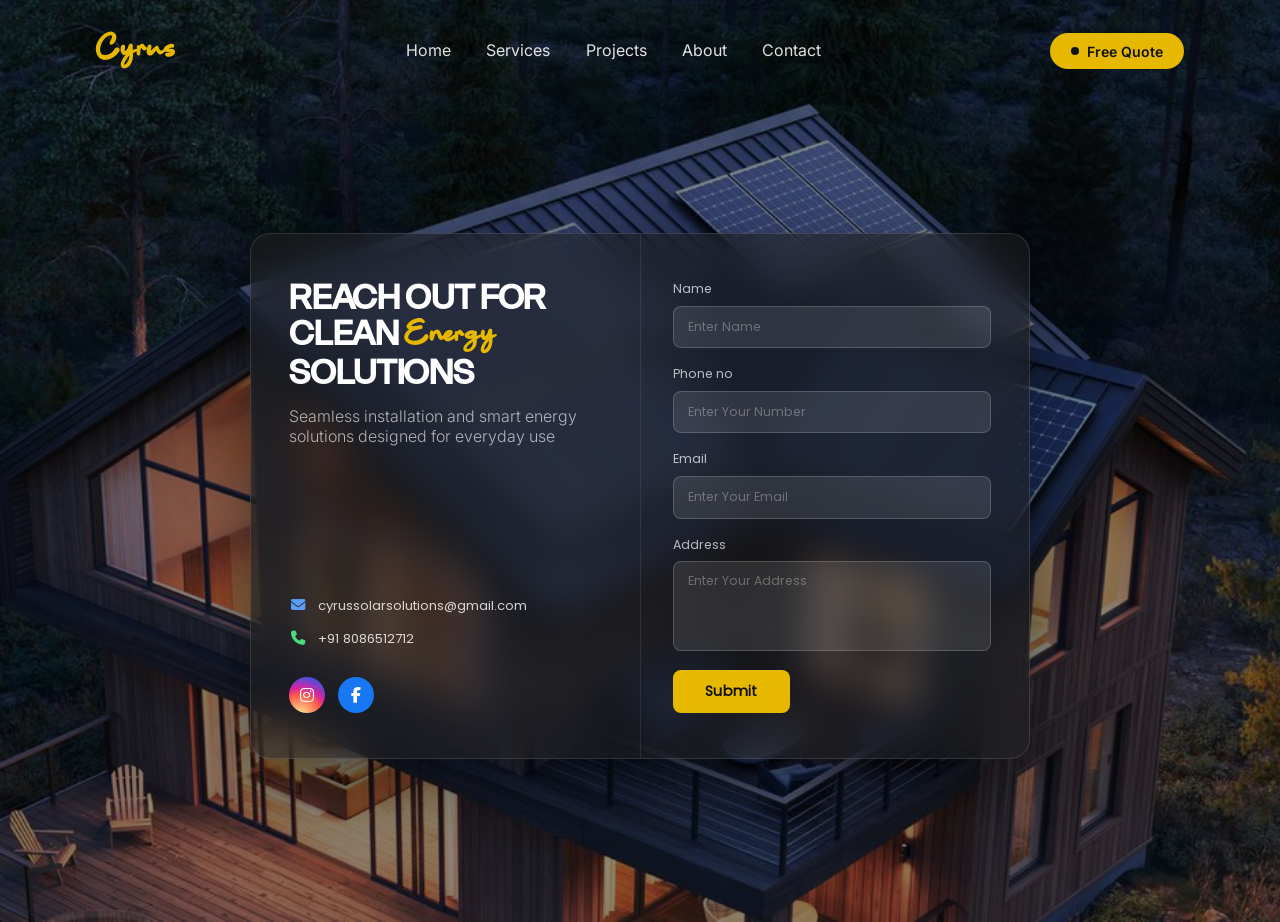
<file: contact.html>
<!DOCTYPE html>
<html lang="en">
<head>
<meta charset="UTF-8">
<meta name="viewport" content="width=device-width, initial-scale=1.0">
<link rel="shortcut icon" href="Images/favicon.svg" type="image/x-icon">
<title>Solar – Clean Energy Solutions</title>
<link rel="stylesheet" href="Css/contact.css">
<link href="https://fonts.googleapis.com/css2?family=Caveat:wght@700&family=Inter:wght@300;400;500;600;700;800;900&display=swap" rel="stylesheet">
<link rel="stylesheet" href="https://cdnjs.cloudflare.com/ajax/libs/font-awesome/6.5.0/css/all.min.css">
<style>
/* *, *::before, *::after { margin: 0; padding: 0; box-sizing: border-box; } */


</style>
</head>
<body>

<div class="page-wrapper">

  <!-- NAV -->
  <nav>
    <a href="index.html" class="logo">Cyrus</a>

    <ul class="nav-links">
      <li><a href="index.html">Home</a></li>
      <li><a href="services.html">Services</a></li>
      <li><a href="projects.html">Projects</a></li>
      <li><a href="about.html">About</a></li>
      <li><a href="contact.html">Contact</a></li>
    </ul>

    <button onclick="sendWhatsApp()"  class="btn-free-quote desktop-cta">
      <span class="btn-dot"></span>
      Free Quote
    </button>

    <button class="hamburger" id="hamburger" aria-label="Toggle menu">
      <span></span><span></span><span></span>
    </button>
  </nav>

  <!-- MOBILE MENU -->
  <div class="mobile-menu" id="mobileMenu">
    <a href="index.html">Home</a>
    <a href="services.html">Services</a>
    <a href="projects.html">Projects</a>
    <a href="about.html">About</a>
    <a href="contact.html">Contact</a>
  </div>

  <!-- HERO -->
  <section class="hero">
    <div class="contact-card">

      <!-- LEFT -->
      <div class="card-left">
        <div>
          <h1 class="card-heading">
            REACH OUT FOR<br>
            CLEAN <span class="highlight">Energy</span><br>
            SOLUTIONS
          </h1>
          <p class="card-desc">Seamless installation and smart energy solutions designed for everyday use</p>
        </div>
        <div>
          <div class="contact-info">
            <div class="contact-info-item">
              <i class="fas fa-envelope icon-mail"></i>
              cyrussolarsolutions@gmail.com
            </div>
            <div class="contact-info-item">
              <i class="fas fa-phone icon-phone"></i>
              +91 8086512712
            </div>
          </div>
          <div class="social-links">
            <a href="https://www.instagram.com/cyrus_solar_solutions/" target="_blank" class="social-btn social-ig"><i class="fab fa-instagram"></i></a>
            <a href="https://www.facebook.com/61553609997885/about/" target="_blank" class="social-btn social-fb"><i class="fab fa-facebook-f"></i></a>
            <!-- <a href="https://www.meta.com/cyrus_solar_solutions" target="_blank" class="social-btn social-tw"><i class="fab fa-twitter"></i></a> -->
          </div>
        </div>
      </div>

      <!-- RIGHT FORM -->
      <form id="contactForm" action="https://formspree.io/f/xjgdvjyd" method="POST" onsubmit="handleSubmit(event)" class="card-right">

        <div class="form-group">
          <label>Name</label>
          <input type="text" name="name" placeholder="Enter Name" required>
        </div>

        <div class="form-group">
          <label>Phone no</label>
          <input type="tel" name="phone" placeholder="Enter Your Number" required>
        </div>

        <div class="form-group">
          <label>Email</label>
          <input type="email" name="email" placeholder="Enter Your Email" required>
        </div>

        <div class="form-group">
          <label>Address</label>
          <textarea name="address" placeholder="Enter Your Address"></textarea>
        </div>

        <button type="submit" class="btn-submit" id="submitBtn">Submit</button>

        <div id="successMsg" class="success-msg">
          ✅ Message sent successfully!
        </div>

      </form>

    </div>
  </section>

</div>

<script>
  // Hamburger toggle
  const hamburger = document.getElementById('hamburger');
  const mobileMenu = document.getElementById('mobileMenu');

  hamburger.addEventListener('click', () => {
    hamburger.classList.toggle('open');
    mobileMenu.classList.toggle('open');
    document.body.style.overflow = mobileMenu.classList.contains('open') ? 'hidden' : '';
  });

  // Close mobile menu on link click
  mobileMenu.querySelectorAll('a').forEach(a => {
    a.addEventListener('click', () => {
      hamburger.classList.remove('open');
      mobileMenu.classList.remove('open');
      document.body.style.overflow = '';
    });
  });

  // Form submit
  async function handleSubmit(e) {
    e.preventDefault();
    const form = e.target;
    const btn = document.getElementById('submitBtn');
    const successMsg = document.getElementById('successMsg');

    btn.textContent = 'Sending…';
    btn.disabled = true;

    try {
      const res = await fetch(form.action, {
        method: 'POST',
        body: new FormData(form),
        headers: { 'Accept': 'application/json' }
      });
      if (res.ok) {
        form.reset();
        successMsg.style.display = 'block';
        btn.textContent = 'Submit';
        btn.disabled = false;
      } else {
        btn.textContent = 'Try Again';
        btn.disabled = false;
      }
    } catch {
      btn.textContent = 'Try Again';
      btn.disabled = false;
    }
  }

  function sendWhatsApp() {
  let message = `Hello,I am interested in your Free Consultation service. Please contact me.`;

  let url = "https://wa.me/918086512712?text=" + encodeURIComponent(message);
  window.open(url, "_blank");
  }
</script>
</body>
</html>
</file>
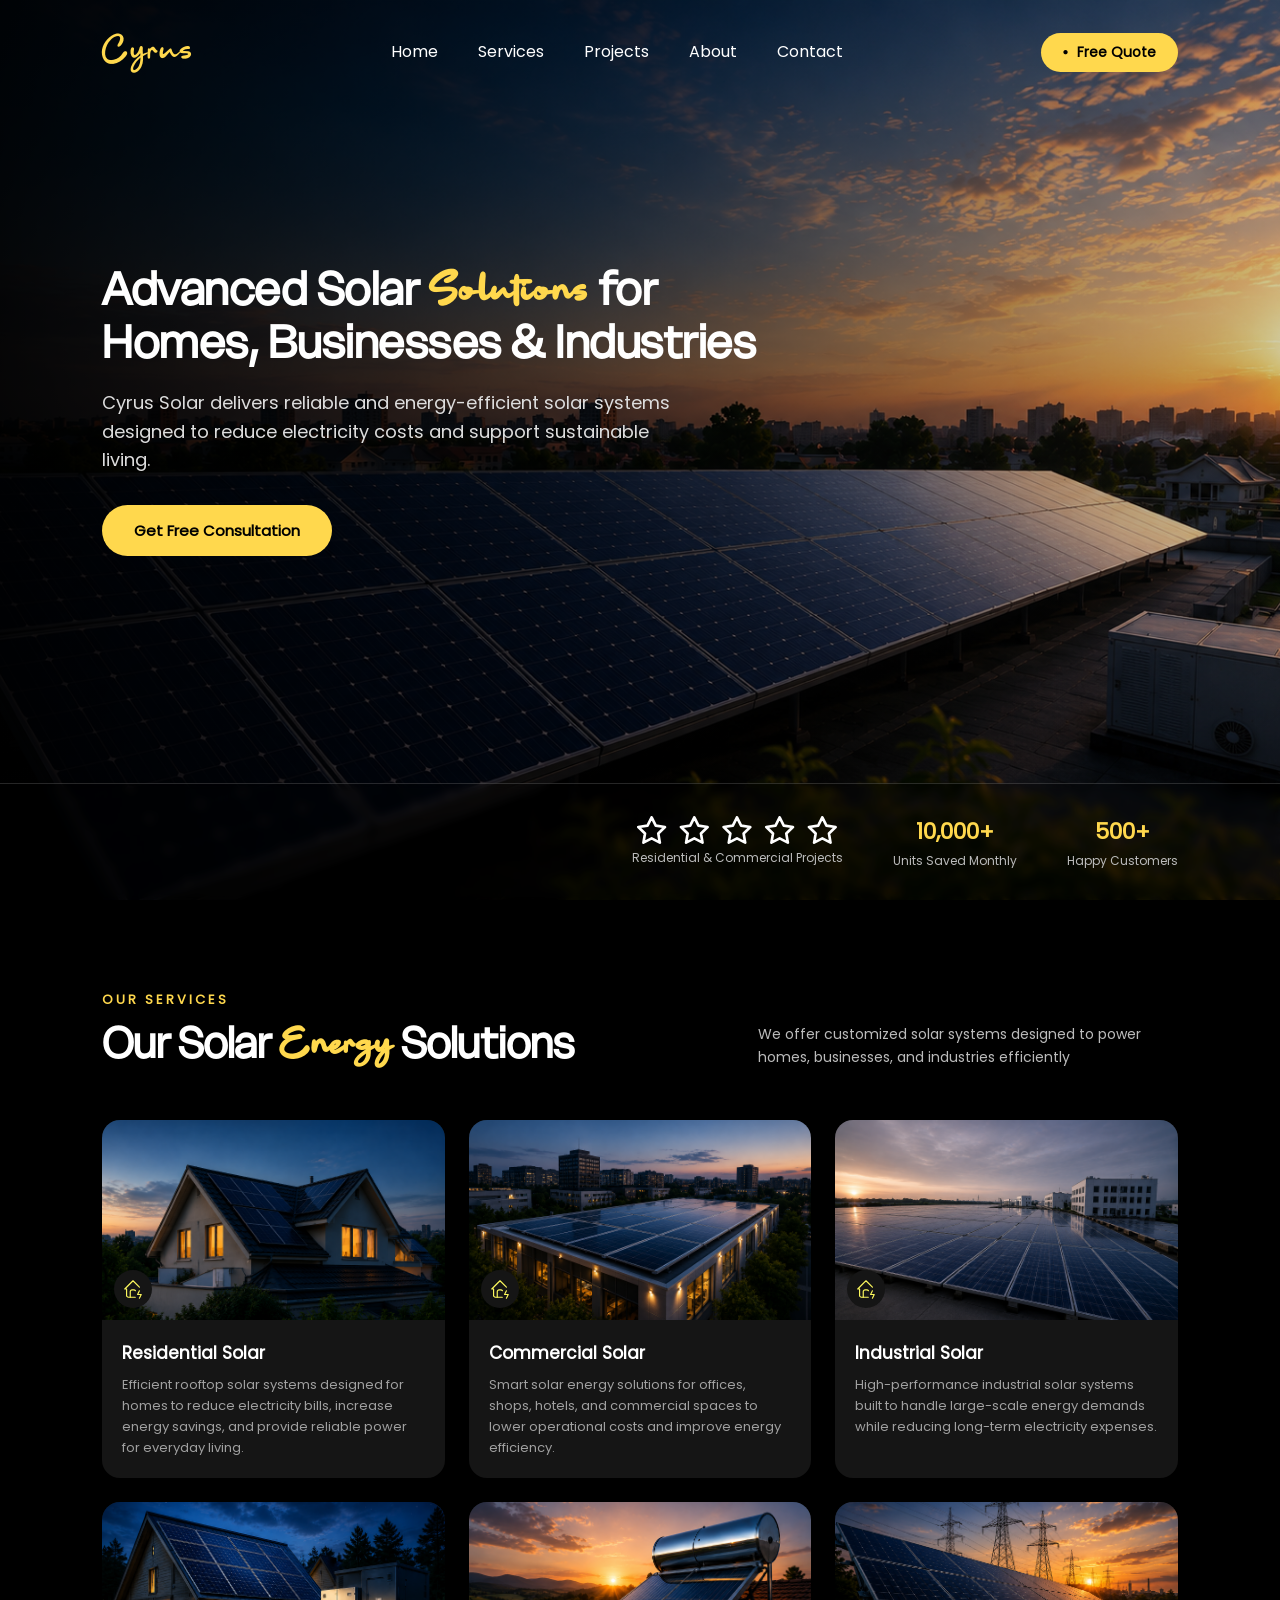
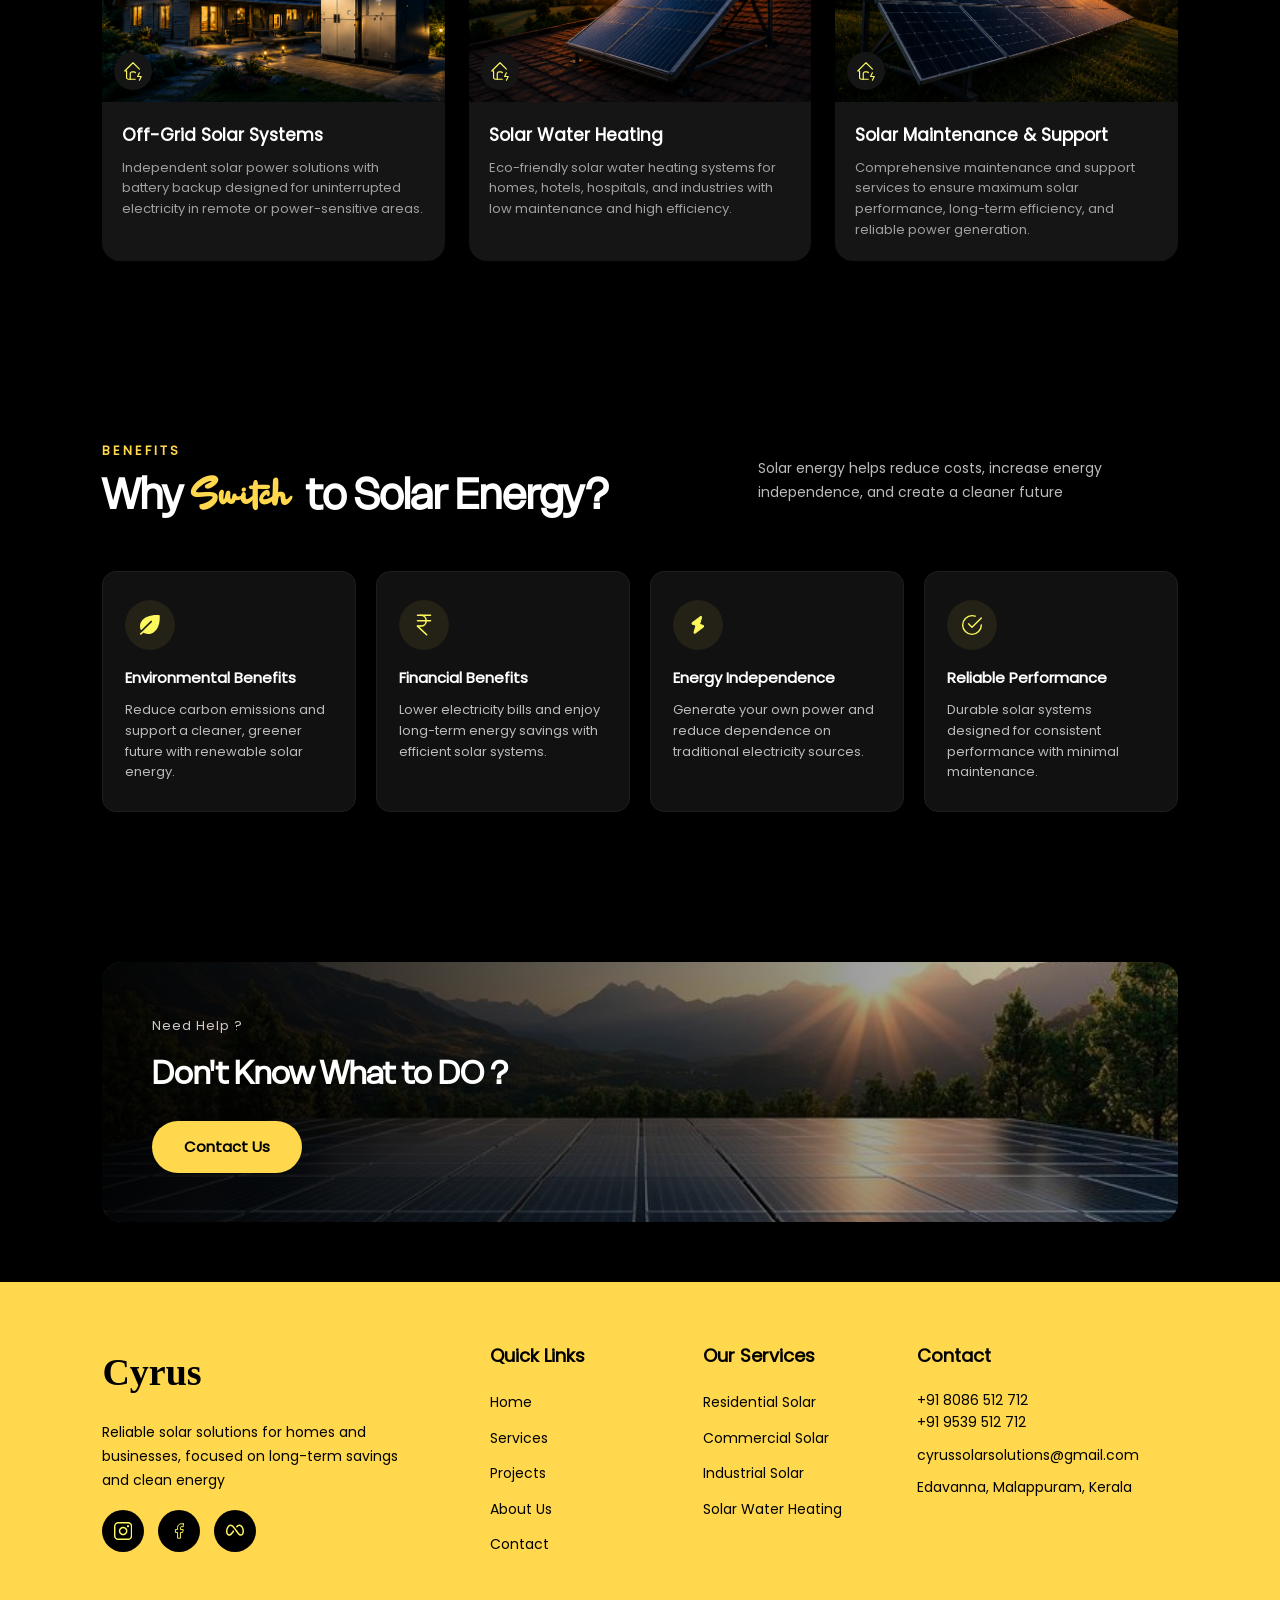
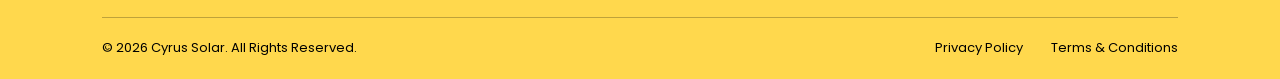
<file: services.html>
<!DOCTYPE html>
<html lang="en">
<head>
    <meta charset="UTF-8">
    <meta name="viewport" content="width=device-width, initial-scale=1.0">
    <link rel="stylesheet" href="Css/services.css">
    <link rel="shortcut icon" href="Images/favicon.svg" type="image/x-icon">
    <title>Services – Cyrus Solar</title>
</head>
<body>
  <!-- ══════════════ PAGE TRANSITION OVERLAY ══════════════ -->
  <div id="page-transition-overlay"></div>

<!-- ══════════════ NAV ══════════════ -->
  <nav>
    <a href="index.html" class="script-heading">Cyrus</a>
    <ul class="nav-links" id="navLinks">
      <li><a href="index.html">Home</a></li>
      <li><a href="#services">Services</a></li>
      <li><a href="projects.html">Projects</a></li>
      <li><a href="about.html">About</a></li>
      <li><a href="contact.html">Contact</a></li>
    </ul>
    <button onclick="sendWhatsApp()" class="nav-cta">
      <span class="dot">●</span>Free Quote
    </button>
    <button class="hamburger" id="hamburger" >
      <span></span><span></span><span></span>
    </button>
  </nav>

  <!-- ══════════════ HERO ══════════════ -->
  <section class="hero">
    <div class="hero-bg"></div>
    <div class="hero-content">
      <h1 class="blur-reveal">Advanced Solar <span class="script">Solutions</span> for<br>Homes, Businesses & Industries</h1>
      <p class="blur-reveal" style="transition-delay:0.2s">Cyrus Solar delivers reliable and energy-efficient solar systems <br> designed to reduce electricity costs and support sustainable living.</p>
      <button onclick="sendWhatsApp()" class="btn-primary blur-reveal" style="transition-delay:0.4s">Get Free Consultation</button>
    </div>
  </section>

  <!-- ══════════════ STATS ══════════════ -->
  <div class="stats-bar">
    <div class="stat-item reveal" style="transition-delay:.2s">
      <div class="stat-stars"><img src="Images/5 Star.svg" alt="Star Rating" class="star-rating" /></div>
      <div class="label">Residential &amp; Commercial Projects</div>
    </div>
    <div class="stat-item reveal" style="transition-delay:.08s">
      <div class="num">10,000+</div>
      <div class="label">Units Saved Monthly</div>
    </div>
    <div class="stat-item reveal" style="transition-delay:.2s">
      <div class="num">500+</div>
      <div class="label">Happy Customers</div>
    </div>
  </div>

  <!-- ══════════════ SERVICES ══════════════ -->
  <section id="services">
    <div class="services-header reveal">
      <div class="reveal">
        <span class="section-tag">OUR SERVICES</span>
        <h2 class="section-title">Our Solar <span class="script">Energy</span> Solutions</h2>
      </div>
      <p class="section-sub">We offer customized solar systems designed to power homes, businesses, and industries efficiently</p>
    </div>

    <div class="services-grid">

      <!-- Card 1 -->
      <div class="service-card reveal" id="residential" style="transition-delay:.04s">
        <div class="img-wrap">
          <img src="Images/Residential Solar.png" alt="Residential Solar" />
          <span class="icon-badge"><img src="Images/Home energy logo.svg" alt="home energy logo" srcset=""></span>
        </div>
        <div class="body">
          <h3>Residential Solar</h3>
          <p>Efficient rooftop solar systems designed for homes to reduce electricity bills, increase energy savings, and provide reliable power for everyday living.</p>
        </div>
      </div>

      <!-- Card 2 -->
      <div class="service-card reveal" style="transition-delay:.08s" id="commercial">
        <div class="img-wrap">
          <img src="Images/Commercial Solar.png" alt="Commercial Solar" />
          <span class="icon-badge"><img src="Images/Home energy logo.svg" alt="home energy logo" srcset=""></span>
        </div>
        <div class="body">
          <h3>Commercial Solar</h3>
          <p>Smart solar energy solutions for offices, shops, hotels, and commercial spaces to lower operational costs and improve energy efficiency.</p>
        </div>
      </div>

      <!-- Card 3 -->
      <div class="service-card reveal" style="transition-delay:.16s" id="industrial">
        <div class="img-wrap">
          <img src="Images/Industrial Solar.png" alt="Industrial Solar" />
          <span class="icon-badge"><img src="Images/Home energy logo.svg" alt="home energy logo" srcset=""></span>
        </div>
        <div class="body">
          <h3>Industrial Solar</h3>
          <p>High-performance industrial solar systems built to handle large-scale energy demands while reducing long-term electricity expenses.</p>
        </div>
      </div>

      <!-- Card 4 -->
      <div class="service-card reveal" style="transition-delay:.04s" id="off-grid">
        <div class="img-wrap">
          <img src="Images/Off-Grid Solar Systems.png" alt="Off-Grid Solar" />
          <span class="icon-badge"><img src="Images/Home energy logo.svg" alt="home energy logo" srcset=""></span>
        </div>
        <div class="body">
          <h3>Off-Grid Solar Systems</h3>
          <p>Independent solar power solutions with battery backup designed for uninterrupted electricity in remote or power-sensitive areas.</p>
        </div>
      </div>

      <!-- Card 5 -->
      <div class="service-card reveal" style="transition-delay:.12s" id="water-heating">
        <div class="img-wrap">
          <img src="Images/Solar Water Heating.png" alt="Solar Water Heating" />
          <span class="icon-badge"><img src="Images/Home energy logo.svg" alt="home energy logo" srcset=""></span>
        </div>
        <div class="body">
          <h3>Solar Water Heating</h3>
          <p>Eco-friendly solar water heating systems for homes, hotels, hospitals, and industries with low maintenance and high efficiency.</p>
        </div>
      </div>

      <!-- Card 6 -->
      <div class="service-card reveal" style="transition-delay:.2s" id="maintenance">
        <div class="img-wrap">
          <img src="Images/Solar Maintenance & Support.png" alt="Solar Maintenance" />
          <span class="icon-badge"><img src="Images/Home energy logo.svg" alt="home energy logo" srcset=""></span>
        </div>
        <div class="body">
          <h3>Solar Maintenance &amp; Support</h3>
          <p>Comprehensive maintenance and support services to ensure maximum solar performance, long-term efficiency, and reliable power generation.</p>
        </div>
      </div>

    </div>
  </section>

<!-- ===== BENEFITS ===== -->
<section id="benefits">

  <div class="benefits-header reveal">
    <div class="reveal">
      <span class="section-tag">BENEFITS</span>
      <h2 class="section-title">Why <span class="script"> Switch </span> to Solar Energy?</h2>
    </div>

    <p class="section-sub">
      Solar energy helps reduce costs, increase energy independence, and create a cleaner future
    </p>
  </div>

  <div class="benefits-grid">

    <div class="benefit-card reveal" style="transition-delay:.16s">
      <div class="benefit-icon">
        <img src="Images/Leaf logo.svg" class="leaf">
      </div>
      <h4>Environmental Benefits</h4>
      <p>Reduce carbon emissions and support a cleaner, greener future with renewable solar energy.</p>
    </div>

    <div class="benefit-card reveal" style="transition-delay:.04s">
      <div class="benefit-icon">
        <img src="Images/Indian Rupee logo.svg" class="rupee">
      </div>
      <h4>Financial Benefits</h4>
      <p>Lower electricity bills and enjoy long-term energy savings with efficient solar systems.</p>
    </div>

    <div class="benefit-card reveal" style="transition-delay:.08s ">
      <div class="benefit-icon">
        <img src="Images/Energy logo.svg" class="energy">
      </div>
      <h4>Energy Independence</h4>
      <p>Generate your own power and reduce dependence on traditional electricity sources.</p>
    </div>

    <div class="benefit-card reveal" style="transition-delay:.12s">
      <div class="benefit-icon">
        <img src="Images/Reliable Performance logo.svg" class="performance">
      </div>
      <h4>Reliable Performance</h4>
      <p>Durable solar systems designed for consistent performance with minimal maintenance.</p>
    </div>

  </div>
</section>


<!-- ===== CTA BANNER ===== -->
<section class="cta-banner">
  <div class="cta-overlay reveal" style="transition-delay:.16s"></div>

  <div class="cta-content reveal" style="transition-delay:.04s">
    <span>Need Help ?</span>
    <h2>Don't Know What to DO ?</h2>
    <a href="contact.html" class="btn-primary">Contact Us</a>
  </div>
</section>


<!-- ══════════════ FOOTER ══════════════ -->
<footer class="footer">
  <div class="footer-container">

    <!-- Brand -->
    <div class="footer-brand">
      <h2 class="logo">Cyrus</h2>
      <p>
        Reliable solar solutions for homes and businesses, focused on long-term savings and clean energy
      </p>

      <div class="footer-socials">
        <a href="https://www.instagram.com/cyrus_solar_solutions/" target="_blank"><img src="Images/instagram.svg" alt=""></a>
        <a href="https://www.facebook.com/61553609997885/about/" target="_blank"><img src="Images/Facebook.svg" alt=""></a>
        <a href="https://www.meta.com/cyrus_solar_solutions" target="_blank"><img src="Images/Meta.svg" alt=""></a>
      </div>
    </div>

    <!-- Quick Links -->
    <div class="footer-col">
      <h4>Quick Links</h4>
      <ul>
        <li><a href="index.html">Home</a></li>
        <li><a href="services.html">Services</a></li>
        <li><a href="projects.html">Projects</a></li>
        <li><a href="about.html">About Us</a></li>
        <li><a href="contact.html">Contact</a></li>
      </ul>
    </div>

    <!-- Services -->
    <div class="footer-col">
      <h4>Our Services</h4>
      <ul>
        <li><a href="services.html#residential">Residential Solar</a></li>
        <li><a href="services.html#commercial">Commercial Solar</a></li>
        <li><a href="services.html#industrial">Industrial Solar</a></li>
        <li><a href="services.html#water-heating">Solar Water Heating</a></li>
      </ul>
    </div>

    <!-- Contact -->
    <div class="footer-col">
      <h4>Contact</h4>
      <p>+91 8086 512 712<br>+91 9539 512 712</p>
      <p>cyrussolarsolutions@gmail.com</p>
      <p>Edavanna, Malappuram, Kerala</p>
    </div>

  </div>

  <!-- Bottom -->
  <div class="footer-bottom">
    <p>© 2026 Cyrus Solar. All Rights Reserved.</p>

    <div class="footer-links">
      <a href="privacy-policy.html">Privacy Policy</a>
      <a href="terms-conditions.html">Terms & Conditions</a>
    </div>
  </div>
</footer>

<script src="Js/services.js"></script>

<!-- ══════════════ PAGE TRANSITION + BLUR REVEAL ══════════════ -->
<script>
(function () {
  /* Page Transition */
  const overlay = document.getElementById('page-transition-overlay');
  document.addEventListener('click', function (e) {
    const link = e.target.closest('a[href]');
    if (!link) return;
    const href = link.getAttribute('href');
    if (!href || href.startsWith('#') || href.startsWith('http') || href.startsWith('https') || href.startsWith('mailto') || href.startsWith('tel') || link.target === '_blank') return;
    e.preventDefault();
    overlay.classList.add('fade-out');
    setTimeout(function () { window.location.href = href; }, 420);
  });
  document.querySelectorAll('button[onclick]').forEach(function (btn) {
    const oc = btn.getAttribute('onclick');
    if (oc && oc.includes('window.location.href')) {
      btn.addEventListener('click', function (e) {
        const match = oc.match(/window\.location\.href\s*=\s*['"]([^'"]+)['"]/);
        if (match) { e.stopImmediatePropagation(); overlay.classList.add('fade-out'); setTimeout(function () { window.location.href = match[1]; }, 420); }
      });
    }
  });

  /* Blur Reveal Scroll */
  const observer = new IntersectionObserver(function (entries) {
    entries.forEach(function (entry) {
      if (entry.isIntersecting) { entry.target.classList.add('active'); observer.unobserve(entry.target); }
    });
  }, { threshold: 0.15 });
  document.querySelectorAll('.blur-reveal').forEach(function (el) { observer.observe(el); });
})();
</script>

</body>
</html>
</file>
<file: Css/contact.css>
@font-face {
  font-family: "Birthlong";
  src: url("../Fonts/Birthlong.otf") format("opentype");
  font-weight: normal;
}
@font-face {
  font-family: "Poppins";
  src: url("../Fonts/Poppins-Regular.ttf") format("truetype");
  font-weight: normal;
}
@font-face {
  font-family: "Poppins-Medium";
  src: url("../Fonts/Poppins-Medium.ttf") format("truetype");
  font-weight: 500;
}
@font-face {
  font-family: "Poppins-Bold";
  src: url("../Fonts/Poppins-Bold.ttf") format("truetype");
  font-weight: bold;
}
@font-face {
  font-family: "Delight";
  src: url("../Fonts/delight-regular.otf") format("opentype");
  font-weight: normal;
}
@font-face {
  font-family: "Delight_Medium";
  src: url("../Fonts/delight-medium.otf") format("opentype");
  font-weight: 500;
}
@font-face {
  font-family: "Delight_Bold";
  src: url("../Fonts/delight-bold.otf") format("opentype");
  font-weight: bold;
}

/* ───────────── BASE ───────────── */
*,
*::before,
*::after {
  box-sizing: border-box;
  margin: 0;
  padding: 0;
}

html {
  scroll-behavior: smooth;
}

body {
  background: #000000;
  color: #ffffff;
  font-family: "Poppins", sans-serif;
  line-height: 1.6;
  overflow-x: hidden;
}

img {
  max-width: 100%;
  display: block;
  object-fit: cover;
}

a {
  text-decoration: none;
  color: inherit;
}

/* ───────────── TOKENS ───────────── */
:root {
  --black: #000000;
  --dark: #111111;
  --card: #181818;
  --border: #2a2a2a;
  --yellow: #ffd84d;
  --yellow2: #e6b800;
  --white: #ffffff;
  --muted: #999999;
  --radius: 14px;
  --px: 8%;
}
body {
  font-family: 'Inter', sans-serif;
  min-height: 100vh;
  overflow-x: hidden;
}

/* ── BACKGROUND ── */
.page-wrapper {
  min-height: 100vh;
  background-image: url("../Images/contact.jpg");
  background-size: cover;
  background-position: center;
  background-repeat: no-repeat;
  position: relative;
}
.page-wrapper::before {
  content: '';
  position: absolute;
  inset: 0;
  background: rgba(0,0,0,0.45);
  z-index: 0;
}

/* ── NAV ── */
nav {
position: relative;
    z-index: 10;
    display: flex;
    align-items: center;
    justify-content: space-between;
    padding: 23px 96px;
}
.logo {
    font-family: 'Birthlong';
  font-size: 2.2rem;
  color: var(--yellow2);
  font-weight: 700;
  letter-spacing: 0.01em;
  text-decoration: none;
}
.nav-links {
  display: flex;
  align-items: center;
  gap: 2.2rem;
  list-style: none;
}
.nav-links a {
  color: rgba(255,255,255,0.88);
  text-decoration: none;
  font-size: 16px;
  font-weight: 400;
  transition: color 0.2s;
}
.nav-links a:hover { color: var(--yellow2) }

.btn-free-quote {
  display: flex;
  align-items: center;
  gap: 0.5rem;
  background: var(--yellow2);
  color: #111;
  border: none;
  border-radius: 50px;
  padding: 0.58rem 1.3rem;
  font-size: 0.88rem;
  font-weight: 600;
  cursor: pointer;
  font-family: inherit;
  text-decoration: none;
  transition: background 0.2s;
}
.btn-free-quote:hover { background: var(--yellow2) }
.btn-dot {
  width: 8px; height: 8px;
  border-radius: 50%;
  background: #111;
}

/* ── HAMBURGER ── */
.hamburger {
  display: none;
  flex-direction: column;
  gap: 5px;
  cursor: pointer;
  padding: 6px;
  background: none;
  border: none;
  z-index: 200;
}
.hamburger span {
  display: block;
  width: 26px;
  height: 2px;
  background: #fff;
  border-radius: 2px;
  transition: all 0.3s ease;
  transform-origin: center;
}
.hamburger.open span:nth-child(1) { transform: translateY(7px) rotate(45deg); }
.hamburger.open span:nth-child(2) { opacity: 0; transform: scaleX(0); }
.hamburger.open span:nth-child(3) { transform: translateY(-7px) rotate(-45deg); }

/* ── MOBILE MENU ── */
.mobile-menu {
  position: fixed;
  inset: 0;
  background: rgba(8,8,8,0.97);
  backdrop-filter: blur(14px);
  z-index: 150;
  display: flex;
  flex-direction: column;
  align-items: center;
  justify-content: center;
  gap: 2rem;
  opacity: 0;
  pointer-events: none;
  transition: opacity 0.3s ease;
}
.mobile-menu.open {
  opacity: 1;
  pointer-events: all;
}
.mobile-menu a {
  color: rgba(255,255,255,0.85);
  font-size: 1.6rem;
  font-weight: 600;
  text-decoration: none;
  letter-spacing: 0.04em;
  transition: color 0.2s;
}
.mobile-menu a:hover { color: var(--yellow2); }
.mobile-menu .btn-free-quote {
  margin-top: 0.5rem;
  font-size: 1rem;
  padding: 0.75rem 2rem;
}

/* ── HERO ── */
.hero {
  position: relative;
  z-index: 5;
  display: flex;
  align-items: center;
  justify-content: center;
  min-height: calc(100vh - 80px);
  padding: 2rem 3.5rem 4rem;
}

/* ── GLASSMORPHISM CARD ── */
.contact-card {
  display: grid;
  grid-template-columns: 1fr 1fr;
  background: rgba(30,30,30,0.55);
  backdrop-filter: blur(18px);
  -webkit-backdrop-filter: blur(18px);
  border: 1px solid rgba(255,255,255,0.12);
  border-radius: 20px;
  overflow: hidden;
  width: 100%;
  max-width: 780px;
  box-shadow: 0 24px 60px rgba(0,0,0,0.4);
}

/* ── LEFT PANEL ── */
.card-left {
  padding: 2.8rem 2.4rem;
  display: flex;
  flex-direction: column;
  justify-content: space-between;
}
.card-heading {
  font-size: 34px;
  font-family: 'Delight_Medium';
  font-weight: 900;
  color: #fff;
  line-height: 36px;
  text-transform: uppercase;
  letter-spacing: -0.01em;
  margin-bottom: 1rem;
}
.card-heading .highlight {
  font-family: 'Birthlong';
  color: var(--yellow2);
  text-transform: none;
  font-size: 2.1rem;
  font-weight: 700;
  letter-spacing: 0;
}
.card-desc {
    font-size: 16px;
    color: rgba(255, 255, 255, 0.65);
    line-height: 20px;
    font-weight: 300;
    margin-bottom: 2rem;
}
.contact-info {
display: flex;
    flex-direction: column;
    gap: 0.75rem;
    margin-bottom: 1.8rem;
    font-family: 'Poppins';
}
.contact-info-item {
  display: flex;
  align-items: center;
  gap: 0.65rem;
  font-size: 0.82rem;
  color: rgba(255,255,255,0.8);
  font-weight: 400;
}
.contact-info-item i {
  font-size: 0.9rem;
  width: 18px;
  text-align: center;
}
.icon-mail { color: #5b9cf6; }
.icon-phone { color: #4ade80; }

.social-links { display: flex; gap: 0.8rem; }
.social-btn {
  width: 36px; height: 36px;
  border-radius: 50%;
  display: flex; align-items: center; justify-content: center;
  font-size: 1rem;
  text-decoration: none;
  transition: transform 0.2s, opacity 0.2s;
}
.social-btn:hover { transform: scale(1.1); opacity: 0.9; }
.social-ig {
  background: radial-gradient(circle at 30% 107%, #fdf497 0%, #fd5949 45%, #d6249f 60%, #285aeb 90%);
  color: #fff;
}
.social-fb { background: #1877f2; color: #fff; }
.social-tw { background: #1da1f2; color: #fff;  display: none;}

/* ── RIGHT PANEL / FORM ── */
.card-right {
font-family: 'poppins';
    padding: 2.8rem 2.4rem 2.8rem 2rem;
    display: flex;
    flex-direction: column;
    gap: 1rem;
    border-left: 1px solid rgba(255, 255, 255, 0.08);
}
.form-group {
  display: flex;
  flex-direction: column;
  gap: 0.4rem;
}
.form-group label {
  font-size: 0.78rem;
  color: rgba(255,255,255,0.7);
  font-weight: 500;
}
.form-group input,
.form-group textarea {
  background: rgba(255,255,255,0.1);
  border: 1px solid rgba(255,255,255,0.18);
  border-radius: 8px;
  padding: 0.65rem 0.9rem;
  font-size: 0.82rem;
  color: rgba(255,255,255,0.85);
  font-family: inherit;
  outline: none;
  transition: border-color 0.2s, background 0.2s;
  width: 100%;
}
.form-group input::placeholder,
.form-group textarea::placeholder {
  color: rgba(255,255,255,0.3);
  font-size: 0.78rem;
}
.form-group input:focus,
.form-group textarea:focus {
  border-color: rgba(212,232,74,0.5);
  background: rgba(255,255,255,0.14);
}
.form-group textarea {
  resize: none;
  height: 90px;
}
.btn-submit {
  background: var(--yellow2);
  color: #111;
  border: none;
  border-radius: 8px;
  padding: 0.7rem 2rem;
  font-size: 0.88rem;
  font-weight: 700;
  cursor: pointer;
  font-family: inherit;
  width: fit-content;
  transition: background 0.2s, transform 0.15s;
  letter-spacing: 0.02em;
  margin-top: 0.2rem;
}
.btn-submit:hover { background: #c8dc30; transform: translateY(-1px); }
.btn-submit:disabled { opacity: 0.6; cursor: not-allowed; transform: none; }

/* ── SUCCESS ── */
.success-msg {
  display: none;
  background: rgba(212,232,74,0.15);
  border: 1px solid rgba(212,232,74,0.4);
  border-radius: 8px;
  padding: 0.8rem 1rem;
  font-size: 0.82rem;
  color: var(--yellow2);
  text-align: center;
}

/* ── TABLET (max 900px) ── */
@media (max-width: 900px) {
  nav { padding: 1.2rem 2rem; }
  .hero { padding: 2rem 2rem 3rem; }
}

/* ── MOBILE (max 768px) ── */
@media (max-width: 768px) {
  nav { padding: 1.1rem 1.2rem; }
  .nav-links { display: none; }
  .btn-free-quote.desktop-cta { display: none; }
  .hamburger { display: flex; }

  .hero {
    padding: 1.5rem 1rem 3rem;
    align-items: flex-start;
    padding-top: 2rem;
  }

  .contact-card {
    grid-template-columns: 1fr;
    max-width: 100%;
    border-radius: 16px;
  }

  .card-left {
    padding: 2rem 1.6rem 1.8rem;
    gap: 1.5rem;
  }

  .card-heading { font-size: 1.45rem; }
  .card-heading .highlight { font-size: 1.65rem; }

  .card-right {
    border-left: none;
    border-top: 1px solid rgba(255,255,255,0.08);
    padding: 1.8rem 1.6rem;
  }
}

/* ── SMALL MOBILE (max 400px) ── */
@media (max-width: 400px) {
  .card-heading { font-size: 1.2rem; }
  .card-heading .highlight { font-size: 1.4rem; }
  .card-left, .card-right { padding: 1.5rem 1.2rem; }
}
</file>
<file: Css/services.css>
@font-face {
  font-family: "Birthlong";
  src: url("../Fonts/Birthlong.otf") format("opentype");
  font-weight: normal;
}
@font-face {
  font-family: "Poppins";
  src: url("../Fonts/Poppins-Regular.ttf") format("truetype");
  font-weight: normal;
}
@font-face {
  font-family: "Poppins-Medium";
  src: url("../Fonts/Poppins-Medium.ttf") format("truetype");
  font-weight: 500;
}
@font-face {
  font-family: "Poppins-Bold";
  src: url("../Fonts/Poppins-Bold.ttf") format("truetype");
  font-weight: bold;
}
@font-face {
  font-family: "Delight";
  src: url("../Fonts/delight-regular.otf") format("opentype");
  font-weight: normal;
}
@font-face {
  font-family: "Delight_Medium";
  src: url("../Fonts/delight-medium.otf") format("opentype");
  font-weight: 500;
}
@font-face {
  font-family: "Delight_Bold";
  src: url("../Fonts/delight-bold.otf") format("opentype");
  font-weight: bold;
}

/* ───────────── BASE ───────────── */
*,
*::before,
*::after {
  box-sizing: border-box;
  margin: 0;
  padding: 0;
}

html {
  scroll-behavior: smooth;
}

body {
  background: #000000;
  color: #ffffff;
  font-family: "Poppins", sans-serif;
  line-height: 1.6;
  overflow-x: hidden;
}

img {
  max-width: 100%;
  display: block;
  object-fit: cover;
}

a {
  text-decoration: none;
  color: inherit;
}

/* ───────────── TOKENS ───────────── */
:root {
  --black: #000000;
  --dark: #111111;
  --card: #181818;
  --border: #2a2a2a;
  --yellow: #ffd84d;
  --yellow2: #e6b800;
  --white: #ffffff;
  --muted: #999999;
  --radius: 14px;
  --px: 8%;
}

/* ═══════════════ NAVBAR ═══════════════ */
nav {
  position: absolute;
  width: 100%;
  padding: 20px var(--px);
  display: flex;
  justify-content: space-between;
  align-items: center;
  z-index: 100;
  gap: 20px;
}

.script-heading {
  color: var(--yellow);
  font-family: "Birthlong", cursive;
  font-size: 40px;
}

.nav-links {
  display: flex;
  gap: 40px;
  list-style: none;
}

.nav-links a {
  color: #fff;
  font-size: 16px;
  transition: color 0.3s;
}

.nav-links a:hover {
  color: var(--yellow);
}

.nav-cta {
      font-family: 'Poppins';
    background: var(--yellow);
    color: #000;
    padding: 9px 22px;
    border-radius: 30px;
    font-size: 14px;
    font-weight: 600;
    white-space: nowrap;
    flex-shrink: 0;
    border: var(--yellow2);
    display: flex;
    align-items: center;
    gap: 8px;
    transition: background 0.3s;
}

.nav-cta:hover {
  background: var(--yellow2);
}

.dot {
  color: #000;
  font-size: 10px;
}

/* Hamburger — hidden on desktop */
.hamburger {
  display: none;
  flex-direction: column;
  gap: 5px;
  background: none;
  border: none;
  cursor: pointer;
  padding: 4px;
  z-index: 200;
}

.hamburger span {
  display: block;
  width: 26px;
  height: 2px;
  background: #fff;
  border-radius: 2px;
  transition: all 0.3s;
}

/* ═══════════════ HERO ═══════════════ */
.hero {
  min-height: 100vh;
  background: url("../Images/Service main Image.png") no-repeat center / cover;
  position: relative;
  display: flex;
  align-items: center;
  padding: 120px var(--px) 200px;
}

.hero::before {
  content: "";
  position: absolute;
  inset: 0;
  background: linear-gradient(to right, rgba(0, 0, 0, 0.92), rgba(0, 0, 0, 0.18));
}

.hero-content {
  position: relative;
  max-width: 820px;
}

.hero h1 {
  font-size: clamp(32px, 5vw, 45px);
  line-height: 1.1;
  margin-bottom: 22px;
  font-family: "Delight", serif;
  letter-spacing: 0.5px;
}

.hero .script {
  color: var(--yellow);
  font-family: "Birthlong", cursive;
}

.hero p {
  font-size: clamp(15px, 2vw, 18px);
  color: #ddd;
  margin-bottom: 30px;
  max-width: 580px;
}

/* ═══════════════ STATS BAR ═══════════════ */
.stats-bar {
  position: absolute;
  bottom: 0;
  left: 0;
  width: 100%;
  padding: 30px var(--px);
  display: flex;
  justify-content: flex-end;
  align-items: center;
  border-top: 1px solid rgba(255, 255, 255, 0.15);
  gap: 50px;
  background: rgba(0, 0, 0, 0.25);
  backdrop-filter: blur(4px);
  flex-wrap: wrap;
}

.stat-item {
  text-align: center;
}

.stat-item .num {
  font-size: 22px;
  font-weight: 700;
  color: var(--yellow);
}

.stat-item .label {
  font-size: 12px;
  color: #bbb;
  margin-top: 2px;
}

.star-rating {
  width: auto;
  height: 28px;
  display: block;
  margin: 0 auto 4px;
}

/* ═══════════════ GLOBAL BUTTON ═══════════════ */
.btn-primary {
  font-family: 'Poppins';
  display: inline-block;
  background: var(--yellow);
  color: #000;
  font-weight: 700;
  font-size: 15px;
  padding: 14px 32px;
  border-radius: 999px;
  border: none;
  cursor: pointer;
  transition: background 0.25s, transform 0.2s;
  text-decoration: none;
}

.btn-primary:hover {
  background: var(--yellow2);
  transform: translateY(-2px);
}

/* ═══════════════ SCRIPT GLOBAL ═══════════════ */
.script {
  color: var(--yellow);
  font-family: "Birthlong", cursive;
}

/* ═══════════════ SECTION SHARED ═══════════════ */
.section-tag {
  display: block;
  color: var(--yellow);
  font-size: 13px;
  font-weight: 700;
  letter-spacing: 3px;
  text-transform: uppercase;
  margin-bottom: 8px;
}

.section-title {
  font-size: clamp(28px, 4vw, 42px);
  font-weight: 600;
  font-family: "Delight", serif;
  line-height: 1.15;
}

.section-sub {
  max-width: 420px;
  font-size: 14px;
  color: #bbb;
  line-height: 1.7;
}

/* ═══════════════ SERVICES SECTION ═══════════════ */
#services {
  background: #000;
  color: #fff;
  padding: 90px var(--px);
}

.services-header {
  display: flex;
  justify-content: space-between;
  align-items: flex-end;
  margin-bottom: 50px;
  gap: 20px;
  flex-wrap: wrap;
}

/* GRID */
.services-grid {
  display: grid;
  grid-template-columns: repeat(3, 1fr);
  gap: 24px;
}

/* CARD */
.service-card {
  background: #151515;
  border-radius: 18px;
  overflow: hidden;
  transition: transform 0.4s ease, box-shadow 0.4s ease;
  cursor: pointer;
}

.service-card:hover {
  transform: translateY(-8px);
  box-shadow: 0 20px 40px rgba(255, 216, 77, 0.08);
}

.img-wrap {
  position: relative;
  height: 200px;
  overflow: hidden;
}

.img-wrap img {
  width: 100%;
  height: 100%;
  object-fit: cover;
  transition: transform 0.5s ease;
}

.service-card:hover .img-wrap img {
  transform: scale(1.07);
}

.icon-badge {
  position: absolute;
  bottom: 12px;
  left: 12px;
  background: #151515;
  border-radius: 50%;
  padding: 8px;
  display: flex;
  align-items: center;
  justify-content: center;
}

.icon-badge img {
  width: 22px;
  height: 22px;
  display: block;
}

.service-card .body {
  padding: 20px;
}

.service-card h3 {
  font-size: 17px;
  font-weight: 600;
  margin-bottom: 8px;
}

.service-card p {
  font-size: 13px;
  color: #a0a0a0;
  line-height: 1.6;
}

/* ═══════════════ BENEFITS SECTION ═══════════════ */
#benefits {
  padding: 90px var(--px);
  background: #000;
  color: #fff;
}

.benefits-header {
  display: flex;
  justify-content: space-between;
  align-items: center;
  margin-bottom: 50px;
  flex-wrap: wrap;
  gap: 20px;
}

.benefits-grid {
  display: grid;
  grid-template-columns: repeat(4, 1fr);
  gap: 20px;
}

.benefit-card {
  background: #111;
  padding: 28px 22px;
  border-radius: 14px;
  transition: transform 0.3s, background 0.3s;
  border: 1px solid #1e1e1e;
}

.benefit-card:hover {
  transform: translateY(-8px);
  background: #1a1a1a;
}

.benefit-icon {
  background: rgba(255, 216, 77, 0.08);
  width: 50px;
  height: 50px;
  border-radius: 50%;
  display: flex;
  align-items: center;
  justify-content: center;
  margin-bottom: 16px;
}

.leaf        { width: 20px; height: auto; }
.rupee       { width: 26px; height: auto; }
.energy      { width: 30px; height: auto; }
.performance { width: 28px; height: auto; }

.benefit-card h4 {
  margin-bottom: 10px;
  font-size: 15px;
  font-weight: 600;
}

.benefit-card p {
  font-size: 13px;
  color: #bbb;
  line-height: 1.6;
}

/* ═══════════════ CTA BANNER ═══════════════ */
.cta-banner {
  margin: 60px var(--px);
  height: 260px;
  border-radius: 20px;
  background: url("../Images/contact-sub-img.jpg") no-repeat center / cover;
  position: relative;
  display: flex;
  align-items: center;
  padding: 0 50px;
  overflow: hidden;
}

.cta-overlay {
  position: absolute;
  inset: 0;
  background: linear-gradient(to right, rgba(0, 0, 0, 0.92), rgba(0, 0, 0, 0.15));
}

.cta-content {
  position: relative;
  z-index: 2;
}

.cta-content span {
  color: #ccc;
  font-size: 13px;
  letter-spacing: 1px;
}

.cta-content h2 {
  font-size: clamp(22px, 3vw, 32px);
  margin: 10px 0 22px;
  font-family: "Delight", serif;
}

/* ═══════════════ FOOTER ═══════════════ */
.footer {
    background: var(--yellow);
    padding: 60px var(--px) 20px;
    color: #000;
}

.footer-container {
  display: grid;
  grid-template-columns: 2fr 1fr 1fr 1.5fr;
  gap: 40px;
}

.footer .logo {
  font-size: 38px;
  font-family: "Brush Script MT", cursive;
  color: #000;
}

.footer-brand p {
  margin: 18px 0;
  line-height: 1.7;
  max-width: 300px;
  font-size: 14px;
}

.footer-socials {
  display: flex;
  gap: 14px;
}

.footer-socials a {
  width: 42px;
  height: 42px;
  background: #000;
  border-radius: 50%;
  display: flex;
  align-items: center;
  justify-content: center;
  transition: opacity 0.3s;
}

.footer-socials a:hover {
  opacity: 0.75;
}

.footer-socials img {
  width: 18px;
  height: 18px;
}

.footer-col h4 {
  font-size: 18px;
  font-weight: 700;
  margin-bottom: 18px;
}

.footer-col ul {
  list-style: none;
}

.footer-col ul li {
  margin-bottom: 10px;
}

.footer-col ul li a {
  color: #000;
  font-size: 14px;
  transition: opacity 0.3s;
}

.footer-col ul li a:hover {
  opacity: 0.6;
}

.footer-col p {
  margin-bottom: 10px;
  font-size: 14px;
  line-height: 1.6;
}

.footer-bottom {
  margin-top: 50px;
  padding-top: 20px;
  border-top: 1px solid rgba(0, 0, 0, 0.25);
  display: flex;
  justify-content: space-between;
  align-items: center;
  flex-wrap: wrap;
  gap: 12px;
  font-size: 13px;
}

.footer-links {
  display: flex;
  gap: 28px;
}

.footer-links a {
  color: #000;
  font-size: 13px;
  transition: opacity 0.3s;
}

.footer-links a:hover {
  opacity: 0.6;
}

/* ═══════════════ REVEAL ANIMATIONS ═══════════════ */
.reveal {
  opacity: 0;
  transform: translateY(50px);
  transition: opacity 0.75s ease, transform 0.75s ease;
}

.reveal.active {
  opacity: 1;
  transform: translateY(0);
}

.reveal-left  { transform: translateX(-60px); }
.reveal-right { transform: translateX(60px); }

.reveal-left.active,
.reveal-right.active {
  transform: translateX(0);
}

/* Hero & Nav load animations */
.hero-content {
  opacity: 0;
  transform: translateY(40px);
  animation: heroFade 1s ease 0.3s forwards;
}

@keyframes heroFade {
  to { opacity: 1; transform: translateY(0); }
}

nav {
  opacity: 0;
  transform: translateY(-20px);
  animation: navFade 0.8s ease forwards;
}

@keyframes navFade {
  to { opacity: 1; transform: translateY(0); }
}

/* ═══════════════════════════════════════════════
   RESPONSIVE BREAKPOINTS
═══════════════════════════════════════════════ */

/* ── LARGE DESKTOP (1400px+) ── */
@media (min-width: 1400px) {
  :root { --px: 10%; }
  .services-grid { grid-template-columns: repeat(3, 1fr); gap: 30px; }
  .benefits-grid { grid-template-columns: repeat(4, 1fr); gap: 24px; }
}

/* ── TABLET LANDSCAPE / SMALL DESKTOP (992px – 1199px) ── */
@media (max-width: 1199px) {
  :root { --px: 5%; }

  .nav-links { gap: 28px; }
  .nav-links a { font-size: 15px; }

  .hero h1 { font-size: 44px; }

  .services-grid { grid-template-columns: repeat(3, 1fr); gap: 18px; }

  #services { padding: 70px var(--px); }

  .benefits-grid { grid-template-columns: repeat(2, 1fr); }

  .footer-container { grid-template-columns: 1.5fr 1fr 1fr; gap: 30px; }
  .footer-brand { grid-column: 1 / -1; }
}

/* ── TABLET PORTRAIT (768px – 991px) ── */
@media (max-width: 991px) {
  :root { --px: 5%; }

  /* Nav */
  .nav-links { gap: 22px; }
  .nav-links a { font-size: 14px; }
  .nav-cta { font-size: 13px; padding: 8px 18px; right: auto; position: relative; }

  /* Hero */
  .hero { padding: 140px var(--px) 220px; min-height: 100vh; }
  .hero h1 { font-size: 38px; }
  .hero p { font-size: 16px; }

  /* Stats */
  .stats-bar { justify-content: center; gap: 30px; }

  /* Services – 2 cols */
  .services-grid { grid-template-columns: repeat(2, 1fr); gap: 18px; }

  /* Benefits – 2 cols */
  .benefits-grid { grid-template-columns: repeat(2, 1fr); }

  /* CTA */
  .cta-banner { height: auto; min-height: 200px; padding: 40px 30px; }

  /* Footer */
  .footer-container {
    grid-template-columns: 1fr 1fr;
    gap: 30px;
  }
  .footer-brand { grid-column: 1 / -1; }
}

/* ── MOBILE LARGE (576px – 767px) ── */
@media (max-width: 767px) {
  :root { --px: 5%; }

  /* Nav: hamburger mode */
  .hamburger { display: flex; }

  .nav-links {
    display: none;
    position: fixed;
    top: 0; left: 0;
    width: 100%; height: 100vh;
    background: rgba(0, 0, 0, 0.97);
    flex-direction: column;
    align-items: center;
    justify-content: center;
    gap: 36px;
    z-index: 150;
  }

  .nav-links.open { display: flex; }
  .nav-links a { font-size: 22px; }

  .nav-cta {
    position: static;
    font-size: 13px;
    padding: 8px 16px;
  }

  /* Hero */
  .hero { padding: 130px var(--px) 240px; }
  .hero h1 { font-size: clamp(26px, 7vw, 36px); }
  .hero p { font-size: 14px; }
  .btn-primary { font-size: 14px; padding: 12px 26px; }

  /* Stats */
  .stats-bar {
    flex-direction: column;
    gap: 18px;
    padding: 24px var(--px);
    justify-content: center;
    text-align: center;
  }

  /* Services header stack */
  .services-header {
    flex-direction: column;
    align-items: flex-start;
  }
  .section-sub { max-width: 100%; }

  /* Services – 1 col */
  .services-grid { grid-template-columns: 1fr; }

  /* Benefits header */
  .benefits-header { flex-direction: column; align-items: flex-start; }

  /* Benefits – 1 col */
  .benefits-grid { grid-template-columns: 1fr; }

  /* CTA */
  .cta-banner {
    margin: 40px var(--px);
    height: auto;
    min-height: 200px;
    padding: 36px 24px;
    border-radius: 16px;
  }

  /* Footer */
  .footer { padding: 50px var(--px) 20px; }
  .footer-container {
    grid-template-columns: 1fr;
    gap: 28px;
  }
  .footer-brand { grid-column: auto; }
  .footer .logo { font-size: 32px; }

  .footer-bottom {
    flex-direction: column;
    align-items: flex-start;
    gap: 10px;
  }
}

/* ── MOBILE SMALL (up to 575px) ── */
@media (max-width: 575px) {
  .hero h1 { font-size: 24px; }
  .hero p { font-size: 11px; }

  .section-tag { font-size: 11px; letter-spacing: 2px; }
  .section-title { font-size: clamp(24px, 7vw, 32px); }

  .services-grid { gap: 14px; }
  .img-wrap { height: 180px; }

  .benefits-grid { gap: 14px; }
  .benefit-card { padding: 22px 18px; }

  .cta-banner { padding: 30px 20px; }
  .cta-content h2 { font-size: 20px; }

  .footer-links { flex-direction: column; gap: 8px; }

  /* Stats bar tighter */
  .stats-bar { gap: 14px; }
  .stat-item .num { font-size: 18px; }
  .stats-bar {    
    position: absolute;
    bottom: 35px;
    left: 0;
    width: 100%;
  }

  .footer-col h4 {
    text-align: center;
  }


  .footer-col ul {
    text-align: center;
  }

  .footer-col ul li {
    text-align: center;
  }

  .footer-col ul li a {
    text-align: center;
  }

  .footer-col ul li a:hover {
    text-align: center;
  }

  .footer-col p {
    text-align: center;
  }

  .footer-bottom {
    text-align: center;
  }

  .footer-links {
    text-align: center;
  }

  .footer-links a {
    text-align: center;
  }

  .footer-links a:hover {
    text-align: center;
  }






}

@media (max-width: 408px) and (min-width: 381px) {
  /* Your styles here */

  .stats-bar {    
    position: absolute;
    bottom: -25px;
    left: 0;
    width: 100%;
  }
}



/* ── VERY SMALL (up to 380px) ── */
@media (max-width: 380px) {
  :root { --px: 4%; }

  nav { padding: 16px var(--px); }

  .hero h1 { font-size: 22px; }
  .btn-primary { font-size: 13px; padding: 11px 22px; }

  .footer-container { gap: 20px; }

  .stats-bar {    
    position: absolute;
    bottom: -25px;
    left: 0;
    width: 100%;
  }



  .footer-col h4 {
    text-align: center;
  }


  .footer-col ul {
    text-align: center;
  }

  .footer-col ul li {
    text-align: center;
  }

  .footer-col ul li a {
    text-align: center;
  }

  .footer-col ul li a:hover {
    text-align: center;
  }

  .footer-col p {
    text-align: center;
  }

  .footer-bottom {
    text-align: center;
  }

  .footer-links {
    text-align: center;
  }

  .footer-links a {
    text-align: center;
  }

  .footer-links a:hover {
    text-align: center;
  }






}



/* ═══════════════════════════════════════════════
   BLUR REVEAL SCROLL ANIMATION
   ═══════════════════════════════════════════════ */

.blur-reveal {
  opacity: 0;
  filter: blur(14px);
  transform: translateX(-40px);
  transition: opacity 0.9s ease, filter 0.9s ease, transform 0.9s ease;
}

.blur-reveal.active {
  opacity: 1;
  filter: blur(0px);
  transform: translateX(0px);
}

/* ═══════════════════════════════════════════════
   PAGE TRANSITION OVERLAY
   ═══════════════════════════════════════════════ */

#page-transition-overlay {
  position: fixed;
  inset: 0;
  background: #000;
  z-index: 99998;
  opacity: 0;
  pointer-events: none;
  transition: opacity 0.4s ease;
}

#page-transition-overlay.fade-out {
  opacity: 1;
  pointer-events: all;
}

body {
  animation: pageFadeIn 0.45s ease forwards;
}

@keyframes pageFadeIn {
  from { opacity: 0; }
  to   { opacity: 1; }
}
</file>
